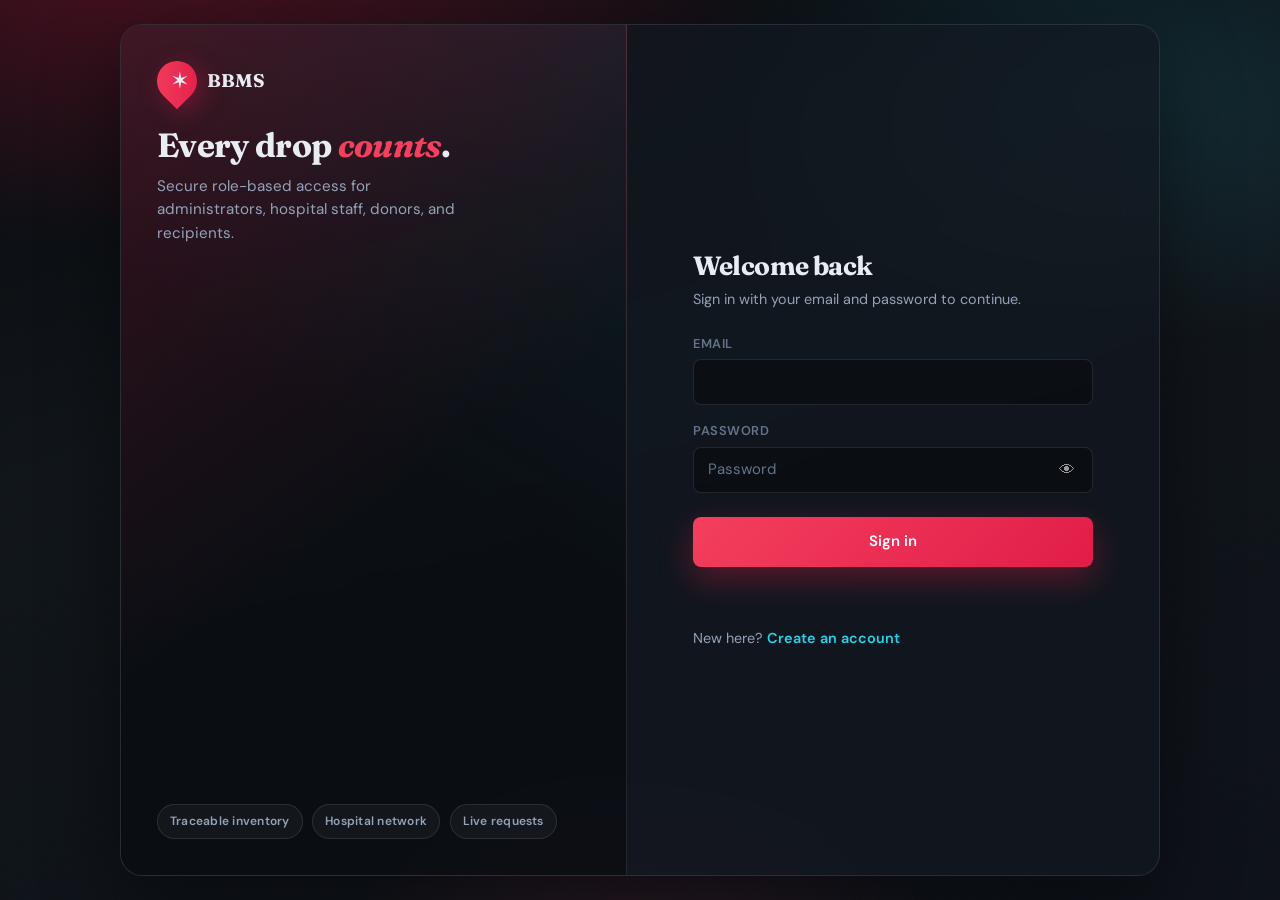
<file: frontend/index.html>
<!DOCTYPE html>
<html lang="en">
<head>
    <meta charset="UTF-8">
    <meta name="viewport" content="width=device-width, initial-scale=1">
    <meta name="theme-color" content="#0a0e12">
    <title>Sign in — BBMS</title>
    <link rel="stylesheet" href="styles.css">
</head>
<body class="page-auth">

<div class="auth-shell">
    <aside class="auth-brand">
        <div>
            <div class="brand-mark">
                <span class="drop" aria-hidden="true"><span>✶</span></span>
                <span>BBMS</span>
            </div>
            <h2 class="brand-tagline">Every drop <em>counts</em>.</h2>
            <p class="brand-desc">Secure role-based access for administrators, hospital staff, donors, and recipients.</p>
        </div>
        <div class="auth-stats">
            <span class="stat-pill">Traceable inventory</span>
            <span class="stat-pill">Hospital network</span>
            <span class="stat-pill">Live requests</span>
        </div>
    </aside>

    <div class="auth-panel">
        <div class="auth-card-inner">
            <h1>Welcome back</h1>
            <p class="auth-sub">Sign in with your email and password to continue.</p>

            <form id="loginForm">
                <label for="email">Email</label>
                <input type="email" id="email" name="email" autocomplete="username" required>

                <label for="password">Password</label>
               <div class="password-wrapper">
    <input type="password" id="password" placeholder="Password" required>
    <button type="button" id="togglePassword" class="toggle-password">
        👁
    </button>
</div>

                <button type="submit" class="btn btn-primary">Sign in</button>
            </form>

            <div id="message" role="status" aria-live="polite"></div>

            <p class="auth-footer">
                New here? <a href="signup.html">Create an account</a>
            </p>
        </div>
    </div>
</div>

<script src="app.js"></script>
</body>
</html>
</file>
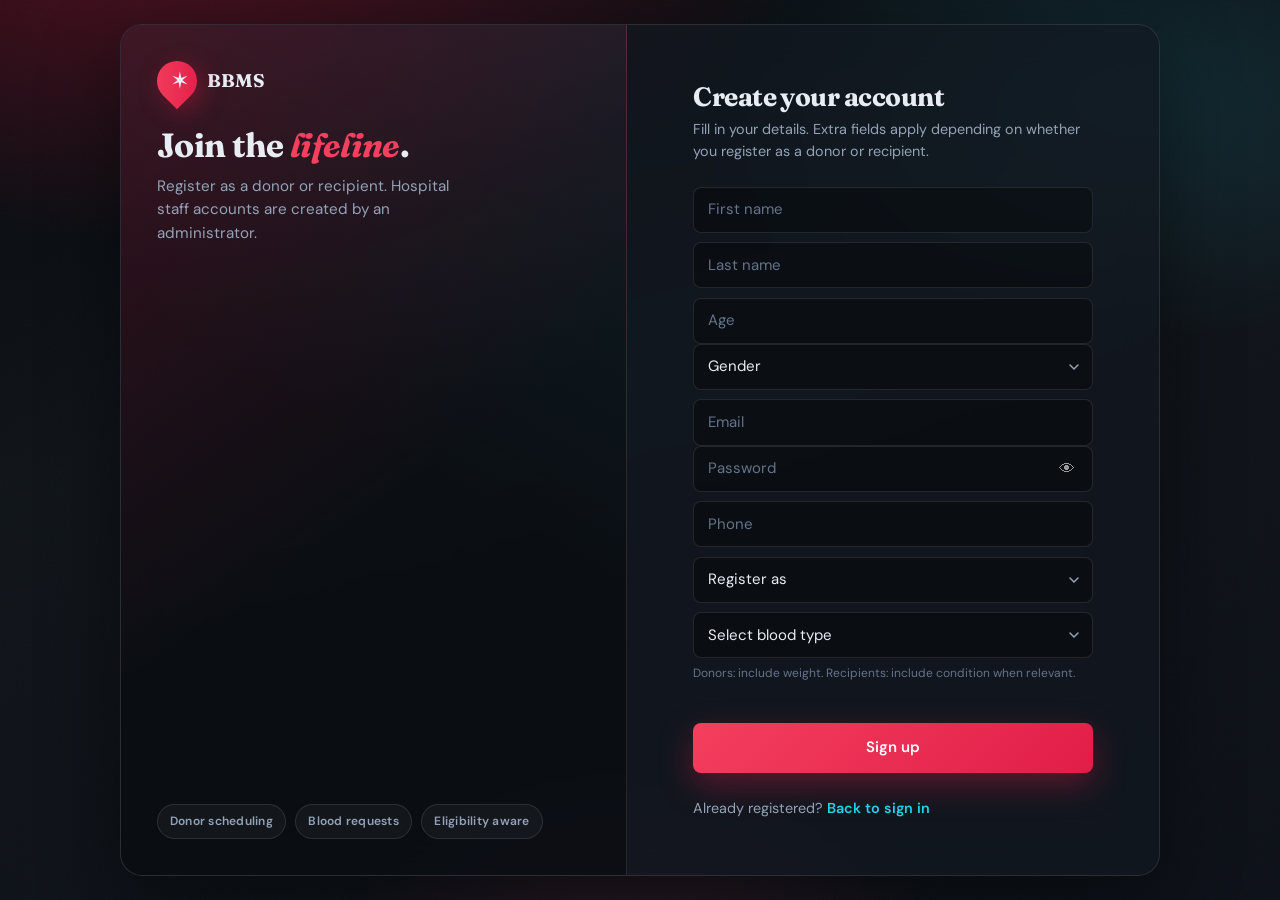
<file: frontend/signup.html>
<!DOCTYPE html>
<html lang="en">
<head>
    <meta charset="UTF-8">
    <meta name="viewport" content="width=device-width, initial-scale=1">
    <meta name="theme-color" content="#0a0e12">
    <title>Register — BBMS</title>
    <link rel="stylesheet" href="styles.css">
</head>

<body class="page-auth">

<div class="auth-shell">
    <aside class="auth-brand">
        <div>
            <div class="brand-mark">
                <span class="drop" aria-hidden="true"><span>✶</span></span>
                <span>BBMS</span>
            </div>
            <h2 class="brand-tagline">Join the <em>lifeline</em>.</h2>
            <p class="brand-desc">Register as a donor or recipient. Hospital staff accounts are created by an administrator.</p>
        </div>
        <div class="auth-stats">
            <span class="stat-pill">Donor scheduling</span>
            <span class="stat-pill">Blood requests</span>
            <span class="stat-pill">Eligibility aware</span>
        </div>
    </aside>

    <div class="auth-panel">
        <div class="auth-card-inner">
            <h1>Create your account</h1>
            <p class="auth-sub">Fill in your details. Extra fields apply depending on whether you register as a donor or recipient.</p>

            <form id="signupForm" class="signup-stack">
                <input type="text" id="signupFirstName" placeholder="First name" required>
                <input type="text" id="signupLastName" placeholder="Last name" required>
                <input type="number" id="signupAge" placeholder="Age" required min="1" max="120">

                <select id="signupGender" required>
                    <option value="">Gender</option>
                    <option>Male</option>
                    <option>Female</option>
                    <option>Other</option>
                </select>

                <input type="email" id="signupEmail" placeholder="Email" autocomplete="email" required>
                <div class="password-wrapper">
    <input type="password" id="signupPassword"
           placeholder="Password"
           autocomplete="new-password"
           required minlength="8">

    <button type="button" id="toggleSignupPassword" class="toggle-password">
        👁
    </button>
</div>
                <input type="text" id="signupPhone" placeholder="Phone" required>

                <select id="signupRole" required>
                    <option value="">Register as</option>
                    <option value="Donor">Donor</option>
                    <option value="Recipient">Recipient</option>
                </select>
<select id="signupBloodType" required>
    <option value="">Select blood type</option>
    <option value="A+">A+</option>
    <option value="A-">A-</option>
    <option value="B+">B+</option>
    <option value="B-">B-</option>
    <option value="AB+">AB+</option>
    <option value="AB-">AB-</option>
    <option value="O+">O+</option>
    <option value="O-">O-</option>
</select>
                <div id="donorFields" style="display:none;">
    <input type="number" id="signupWeight" placeholder="Weight (kg)" min="45">
</div>

<div id="recipientFields" style="display:none;">
    <input type="text" id="signupCondition" placeholder="Medical condition">
</div>

                <p class="field-hint">Donors: include weight. Recipients: include condition when relevant.</p>

                <button type="submit" class="btn btn-primary">Sign up</button>
            </form>

            <p class="auth-footer">
                Already registered? <a href="index.html">Back to sign in</a>
            </p>
        </div>
    </div>
</div>

<script src="app.js"></script>
</body>
</html>
</file>
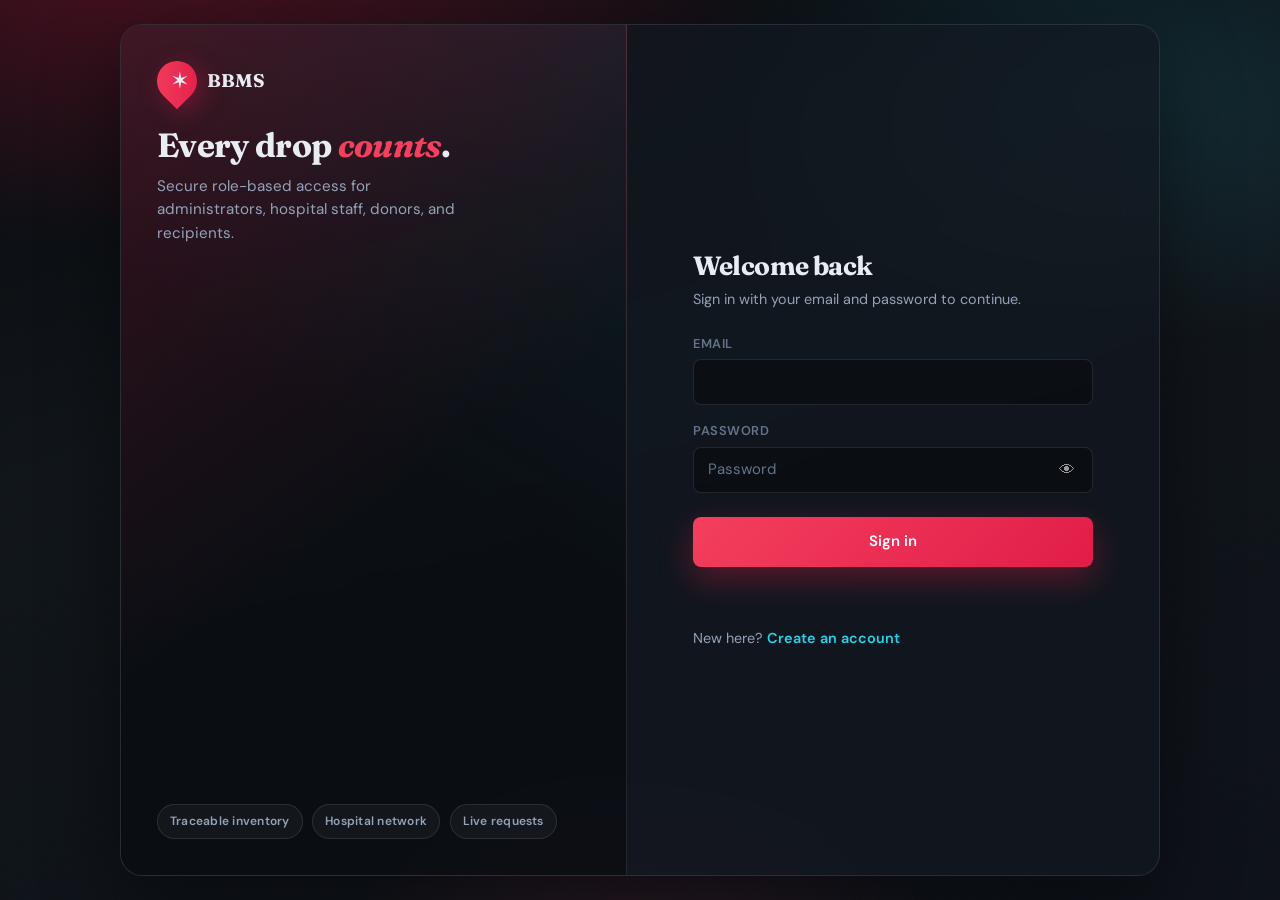
<file: frontend/admin/admin.html>
<!DOCTYPE html>
<html lang="en">
<head>
    <meta charset="UTF-8">
    <meta name="viewport" content="width=device-width, initial-scale=1">
    <meta name="theme-color" content="#0a0e12">
    <title>Admin — BBMS</title>
    <link rel="stylesheet" href="../styles.css">
</head>
<body class="page-app role-admin">

<header class="topbar">
    <div class="app-header-inner">
        <div class="app-title-block">
            <span class="header-logo" aria-hidden="true"></span>
            <h1>Administration</h1>
            <span class="role-badge">Admin</span>
        </div>
        <div class="app-header-actions">
            <button type="button" class="btn btn-ghost" onclick="logout()">Log out</button>
        </div>
    </div>
</header>

<main class="app-main">
    <div class="layout-grid cols-2">

        <section class="card span-2">
            <h2>Signed in</h2>
            <p id="userInfo"></p>
        </section>

        <section class="card span-2">
            <h2>System users</h2>
            <div id="usersTable">Loading users…</div>
        </section>

        <section class="card span-2">
            <h2>Hospitals</h2>

            <form id="hospitalForm" class="form-row">
                <input type="text" id="hospitalName" placeholder="Hospital name" required>
                <input type="text" id="hospitalLocation" placeholder="Location" required>
                <input type="text" id="hospitalContact" placeholder="Contact info" required>
                <button type="submit" class="btn btn-primary">Add hospital</button>
            </form>

            <div id="hospitalsTable">Loading hospitals…</div>
        </section>

        <section class="card span-2">
            <h2>Hospital staff</h2>

            <form id="staffForm" class="form-row">
                <input type="text" id="staffFirstName" placeholder="First name" required>
                <input type="text" id="staffLastName" placeholder="Last name" required>
                <input type="number" id="staffAge" placeholder="Age" required>

                <select id="staffGender" required>
                    <option value="">Gender</option>
                    <option value="Male">Male</option>
                    <option value="Female">Female</option>
                    <option value="Other">Other</option>
                </select>

                <input type="email" id="staffEmail" placeholder="Email" required>
                <input type="text" id="staffPhone" placeholder="Phone" required>
                <input type="password" id="staffPassword" placeholder="Password" required>

                <select id="staffHospitalId" required>
                    <option value="">Select hospital</option>
                </select>

                <select id="staffRole" required>
                    <option value="">Select staff role</option>
                    <option value="Nurse">Nurse</option>
                    <option value="Lab Technician">Lab Technician</option>
                    <option value="Blood Bank Officer">Blood Bank Officer</option>
                    <option value="Request Coordinator">Request Coordinator</option>
                    <option value="Inventory Manager">Inventory Manager</option>
                </select>

                <button type="submit" class="btn btn-primary">Create staff</button>
            </form>

            <div id="staffTable">Loading staff…</div>
        </section>

        <section class="card span-2">
            <h2>Activity logs</h2>
            <div id="logsTable">Loading logs…</div>
        </section>

    </div>
</main>

<script>
const API_URL = "https://blood-bank-management-system-production-0359.up.railway.app/api";
const user = JSON.parse(localStorage.getItem("bbms_user"));

if (!user || user.role !== "Administrator") {
    window.location.href = "../index.html";
}

document.getElementById("userInfo").textContent =
    `${user.full_name} (${user.email}) — ${user.role}`;

function logout() {
    localStorage.removeItem("bbms_user");
    window.location.href = "../index.html";
}

async function loadUsers() {
    const res = await fetch(`${API_URL}/users`);
    const result = await res.json();

    let html = `
        <div class="table-scroll">
        <table class="data-table">
            <thead>
                <tr>
                    <th>ID</th>
                    <th>Name</th>
                    <th>Email</th>
                    <th>Role</th>
                    <th>Status</th>
                    <th>Actions</th>
                </tr>
            </thead>
            <tbody>
    `;

    result.data.forEach(u => {
        html += `
            <tr>
                <td>${u.user_id}</td>
                <td>${u.first_name} ${u.last_name}</td>
                <td>${u.email}</td>
                <td>${u.role}</td>
                <td><span class="status-pill">${u.account_status}</span></td>
                <td>
                    ${
                        u.account_status === "Locked"
                        ? `
                            <button
                                type="button"
                                class="btn btn-sm btn-secondary"
                                onclick="unlockUser(${u.user_id})">
                                Unlock
                            </button>
                          `
                        : "—"
                    }
                </td>
            </tr>
        `;
    });

    html += `</tbody></table></div>`;
    document.getElementById("usersTable").innerHTML = html;
}

async function loadHospitals() {
    const res = await fetch(`${API_URL}/hospitals`);
    const result = await res.json();

    let html = `
        <div class="table-scroll">
        <table class="data-table">
            <thead>
                <tr>
                    <th>ID</th>
                    <th>Hospital</th>
                    <th>Location</th>
                    <th>Contact</th>
                </tr>
            </thead>
            <tbody>
    `;

    result.data.forEach(h => {
        html += `
            <tr>
                <td>${h.hospital_id}</td>
                <td>${h.hospital_name}</td>
                <td>${h.location}</td>
                <td>${h.contact_info}</td>
            </tr>
        `;
    });

    html += `</tbody></table></div>`;
    document.getElementById("hospitalsTable").innerHTML = html;
}

async function populateHospitalDropdown() {
    const res = await fetch(`${API_URL}/hospitals`);
    const result = await res.json();

    const dropdown = document.getElementById("staffHospitalId");

    dropdown.innerHTML = `<option value="">Select hospital</option>`;

    result.data.forEach(hospital => {
        dropdown.innerHTML += `
            <option value="${hospital.hospital_id}">
                ${hospital.hospital_name}
            </option>
        `;
    });
}

async function loadLogs() {
    const res = await fetch(`${API_URL}/activity-logs`);
    const result = await res.json();

    let html = `
        <div class="table-scroll">
        <table class="data-table">
            <thead>
                <tr>
                    <th>ID</th>
                    <th>Action</th>
                    <th>Entity</th>
                    <th>Description</th>
                    <th>Date</th>
                </tr>
            </thead>
            <tbody>
    `;

    result.data.forEach(log => {
        html += `
            <tr>
                <td>${log.log_id}</td>
                <td>${log.action_type}</td>
                <td>${log.entity_type || ""}</td>
                <td>${log.description || ""}</td>
                <td>${log.created_at || ""}</td>
            </tr>
        `;
    });

    html += `</tbody></table></div>`;
    document.getElementById("logsTable").innerHTML = html;
}

document.getElementById("hospitalForm").addEventListener("submit", async function(e) {
    e.preventDefault();

    const hospital = {
        hospital_name: document.getElementById("hospitalName").value,
        location: document.getElementById("hospitalLocation").value,
        contact_info: document.getElementById("hospitalContact").value,
           admin_user_id: user.user_id
    };

    const res = await fetch(`${API_URL}/hospitals`, {
        method: "POST",
        headers: {"Content-Type": "application/json"},
        body: JSON.stringify(hospital)
    });

    const result = await res.json();

    if (!result.success) {
        alert(result.message || "Could not add hospital");
        return;
    }

    alert("Hospital added successfully");

    this.reset();
    loadHospitals();
    populateHospitalDropdown();
    loadLogs();
});

async function loadStaff() {
    const res = await fetch(`${API_URL}/admin/staff`);
    const result = await res.json();

    let html = `
        <div class="table-scroll">
        <table class="data-table">
            <thead>
                <tr>
                    <th>Staff ID</th>
                    <th>Name</th>
                    <th>Email</th>
                    <th>Hospital</th>
                    <th>Role</th>
                    <th>Status</th>
                    <th>Actions</th>
                </tr>
            </thead>
            <tbody>
    `;

    result.data.forEach(s => {
        html += `
            <tr>
                <td>${s.staff_id}</td>
                <td>${s.first_name} ${s.last_name}</td>
                <td>${s.email}</td>
                <td>${s.hospital_name}</td>
                <td>${s.staff_role}</td>
                <td><span class="status-pill">${s.account_status}</span></td>
                <td>
                    <button type="button" class="btn btn-sm btn-secondary" onclick="setStaffStatus(${s.user_id}, 'Active')">
                        Activate
                    </button>
                    <button type="button" class="btn btn-sm btn-secondary" onclick="setStaffStatus(${s.user_id}, 'Inactive')">
                        Deactivate
                    </button>
                    <button type="button" class="btn btn-sm btn-secondary" onclick="editStaff(${s.staff_id})">
                        Edit
                    </button>
                    <button type="button" class="btn btn-sm btn-danger" onclick="deleteStaff(${s.staff_id})">
                        Delete
                    </button>
                </td>
            </tr>
        `;
    });

    html += `</tbody></table></div>`;
    document.getElementById("staffTable").innerHTML = html;
}

document.getElementById("staffForm").addEventListener("submit", async function(e) {
    e.preventDefault();

   const staff = {
    first_name: document.getElementById("staffFirstName").value,
    last_name: document.getElementById("staffLastName").value,
    age: document.getElementById("staffAge").value,
    gender: document.getElementById("staffGender").value,
    email: document.getElementById("staffEmail").value,
    phone: document.getElementById("staffPhone").value,
    password: document.getElementById("staffPassword").value,
    hospital_id: document.getElementById("staffHospitalId").value,
    staff_role: document.getElementById("staffRole").value,
    admin_user_id: user.user_id
};

    const res = await fetch(`${API_URL}/admin/staff`, {
        method: "POST",
        headers: {"Content-Type": "application/json"},
        body: JSON.stringify(staff)
    });

    const result = await res.json();

    if (!result.success) {
        alert(result.message || "Could not create staff");
        return;
    }

    alert("Staff created successfully");

    this.reset();
    loadStaff();
    loadUsers();
    loadLogs();
});

async function editStaff(staffId) {
    const newRole = prompt(
        "Enter new staff role:\nNurse, Lab Technician, Blood Bank Officer, Request Coordinator, Inventory Manager"
    );

    if (!newRole) return;

    const newPhone = prompt("Enter new phone number:");

    if (!newPhone) return;

    const res = await fetch(`${API_URL}/admin/staff/${staffId}`, {
        method: "PUT",
        headers: {
            "Content-Type": "application/json"
        },
        body: JSON.stringify({
            staff_role: newRole,
            phone: newPhone,
              admin_user_id: user.user_id
        })
    });

    const result = await res.json();

    alert(result.message || "Staff updated");

    loadStaff();
    loadUsers();
    loadLogs();
}

async function setStaffStatus(userId, status) {
    const res = await fetch(`${API_URL}/admin/staff/${userId}/status`, {
        method: "PUT",
        headers: {"Content-Type": "application/json"},
        body: JSON.stringify({
    account_status: status,
    admin_user_id: user.user_id
})
    });

    const result = await res.json();

    alert(result.message || "Staff status updated");

    loadStaff();
    loadUsers();
    loadLogs();
}

async function deleteStaff(staffId) {
    if (!confirm("Delete this staff account?")) return;

    const res = await fetch(`${API_URL}/admin/staff/${staffId}`, {
    method: "DELETE",
    headers: {"Content-Type": "application/json"},
    body: JSON.stringify({
        admin_user_id: user.user_id
    })
});

    const result = await res.json();

    alert(result.message || "Staff deleted");

    loadStaff();
    loadUsers();
    loadLogs();
}

async function unlockUser(userId) {
   const res = await fetch(`${API_URL}/admin/unlock-user/${userId}`, {
    method: "PUT",
    headers: {"Content-Type": "application/json"},
    body: JSON.stringify({
        admin_user_id: user.user_id
    })
});

    const result = await res.json();

    alert(result.message || "User unlocked");

    loadUsers();
    loadStaff();
    loadLogs();
}

populateHospitalDropdown();
loadUsers();
loadHospitals();
loadStaff();
loadLogs();
</script>

</body>
</html>
</file>
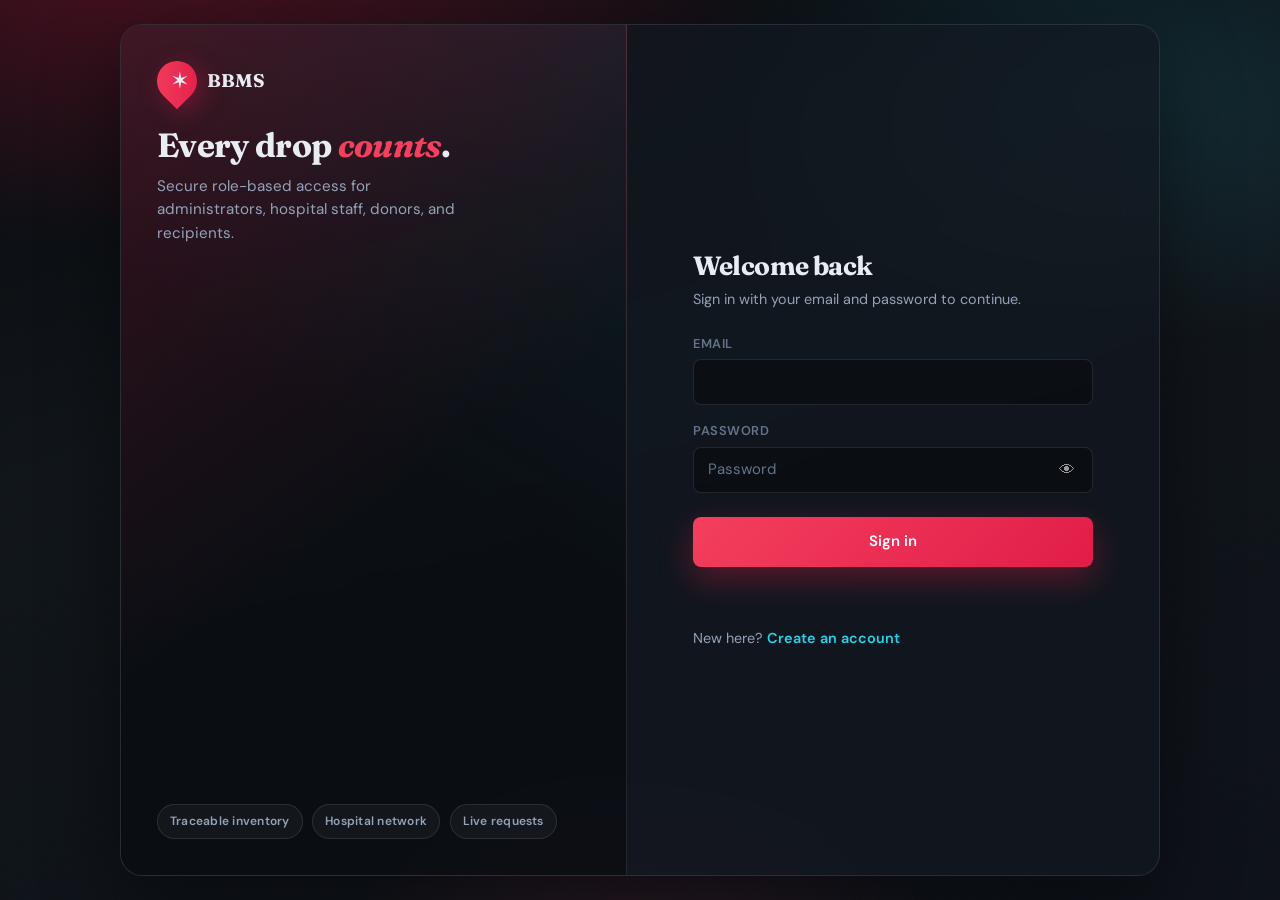
<file: frontend/donor/donor.html>
<!DOCTYPE html>
<html lang="en">
<head>
    <meta charset="UTF-8">
    <meta name="viewport" content="width=device-width, initial-scale=1">
    <meta name="theme-color" content="#0a0e12">
    <title>Donor — BBMS</title>
    <link rel="stylesheet" href="../styles.css">
</head>
<body class="page-app role-donor">

<header class="topbar">
    <div class="app-header-inner">
        <div class="app-title-block">
            <span class="header-logo" aria-hidden="true"></span>
            <h1>Donor hub</h1>
            <span class="role-badge">Donor</span>
        </div>
        <div class="app-header-actions">
            <button type="button" class="btn btn-ghost" onclick="logout()">Log out</button>
        </div>
    </div>
</header>

<main class="app-main">
    <div class="layout-grid cols-2">

    <section class="card span-2">
        <h2>Welcome</h2>
        <p id="userInfo"></p>
    </section>

    <section class="card">
        <h2>Your profile</h2>
        <div id="profileBox">Loading profile…</div>
    </section>

    <section class="card">
        <h2>Update profile</h2>
        <form id="profileForm" class="form-row">
            <input type="text" id="updateFirstName" placeholder="First name" required>
            <input type="text" id="updateLastName" placeholder="Last name" required>
            <input type="text" id="updatePhone" placeholder="Phone" required>
            <input type="text" id="updateHealthStatus" placeholder="Health status" required>
            <input type="number" id="updateWeight" placeholder="Weight (kg)" required>
            <select id="updateMedication">
                <option value="0">No medication restriction</option>
                <option value="1">Medication restricted</option>
            </select>
            <button type="submit" class="btn btn-primary">Save changes</button>
        </form>
    </section>

    <section class="card span-2">
        <h2>Find hospitals</h2>
        <div class="toolbar">
            <input type="text" id="hospitalSearch" placeholder="Search by name or location">
            <button type="button" class="btn btn-secondary" onclick="loadHospitals()">Search</button>
        </div>
        <div id="hospitalsTable">Loading hospitals…</div>
    </section>

    <section class="card">
        <h2>Schedule donation</h2>
        <form id="appointmentForm" class="form-row">
            <select id="appointmentHospitalId" required>
    <option value="">Select hospital</option>
</select>
            <input type="datetime-local" id="appointmentDateTime" required min="">
            <input type="text" id="appointmentNotes" placeholder="Notes (optional)">
            <button type="submit" class="btn btn-primary">Schedule</button>
        </form>
    </section>

    <section class="card">
        <h2>Your appointments</h2>
        <div id="appointmentsTable">Loading appointments…</div>
    </section>

    <section class="card span-2">
        <h2>Donation history</h2>
        <div id="historyTable">Loading history…</div>
    </section>

    <section class="card span-2">
        <h2>Notifications</h2>
        <div id="notificationsBox">Loading notifications…</div>
    </section>

    </div>
</main>

<script src="donor.js"></script>
</body>
</html>
</file>
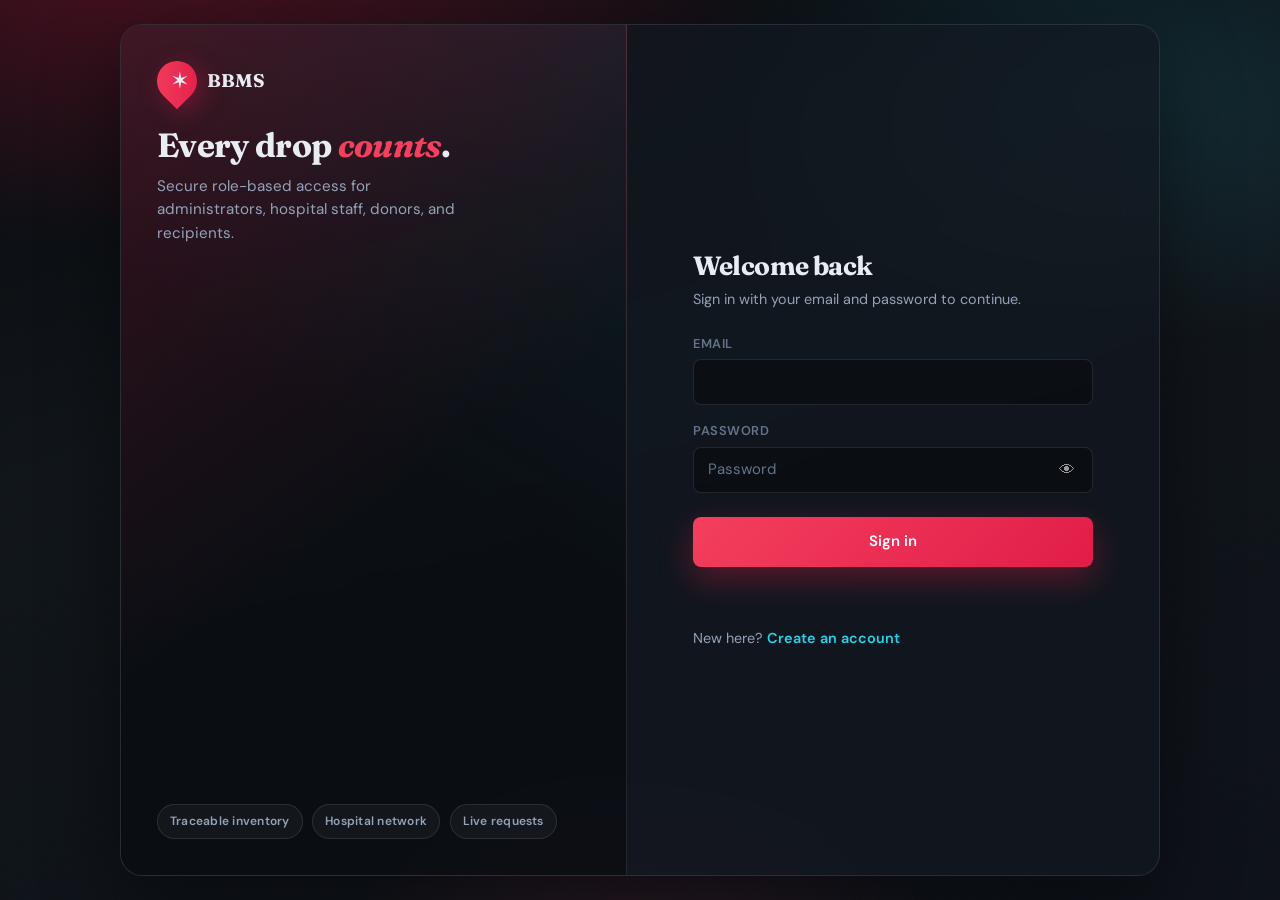
<file: frontend/moh/ministry.html>
<!DOCTYPE html>
<html lang="en">
<head>
    <meta charset="UTF-8">
    <meta name="viewport" content="width=device-width, initial-scale=1">
    <meta name="theme-color" content="#0a0e12">
    <title>Ministry of Health — BBMS</title>
    <link rel="stylesheet" href="../styles.css">
</head>
<body class="page-app role-admin">

<header class="topbar">
    <div class="app-header-inner">
        <div class="app-title-block">
            <span class="header-logo" aria-hidden="true"></span>
            <h1>Ministry of Health Dashboard</h1>
            <span class="role-badge">Read Only</span>
        </div>

        <div class="app-header-actions">
            <button type="button" class="btn btn-ghost" onclick="logout()">Log out</button>
        </div>
    </div>
</header>

<main class="app-main">
    <div class="layout-grid cols-2">

        <section class="card span-2">
            <h2>Signed in</h2>
            <p id="userInfo"></p>
            <p class="inline-note">
                This dashboard provides aggregated blood inventory information for monitoring and planning only.
            </p>
        </section>

        <section class="card span-2">
            <h2>National Blood Inventory Summary</h2>
            <div id="inventorySummaryTable">Loading inventory summary…</div>
        </section>

        <section class="card span-2">
            <h2>Hospital Blood Inventory Summary</h2>
            <div id="hospitalSummaryTable">Loading hospital summary…</div>
        </section>

    </div>
</main>

<script src="ministry.js"></script>
</body>
</html>
</file>
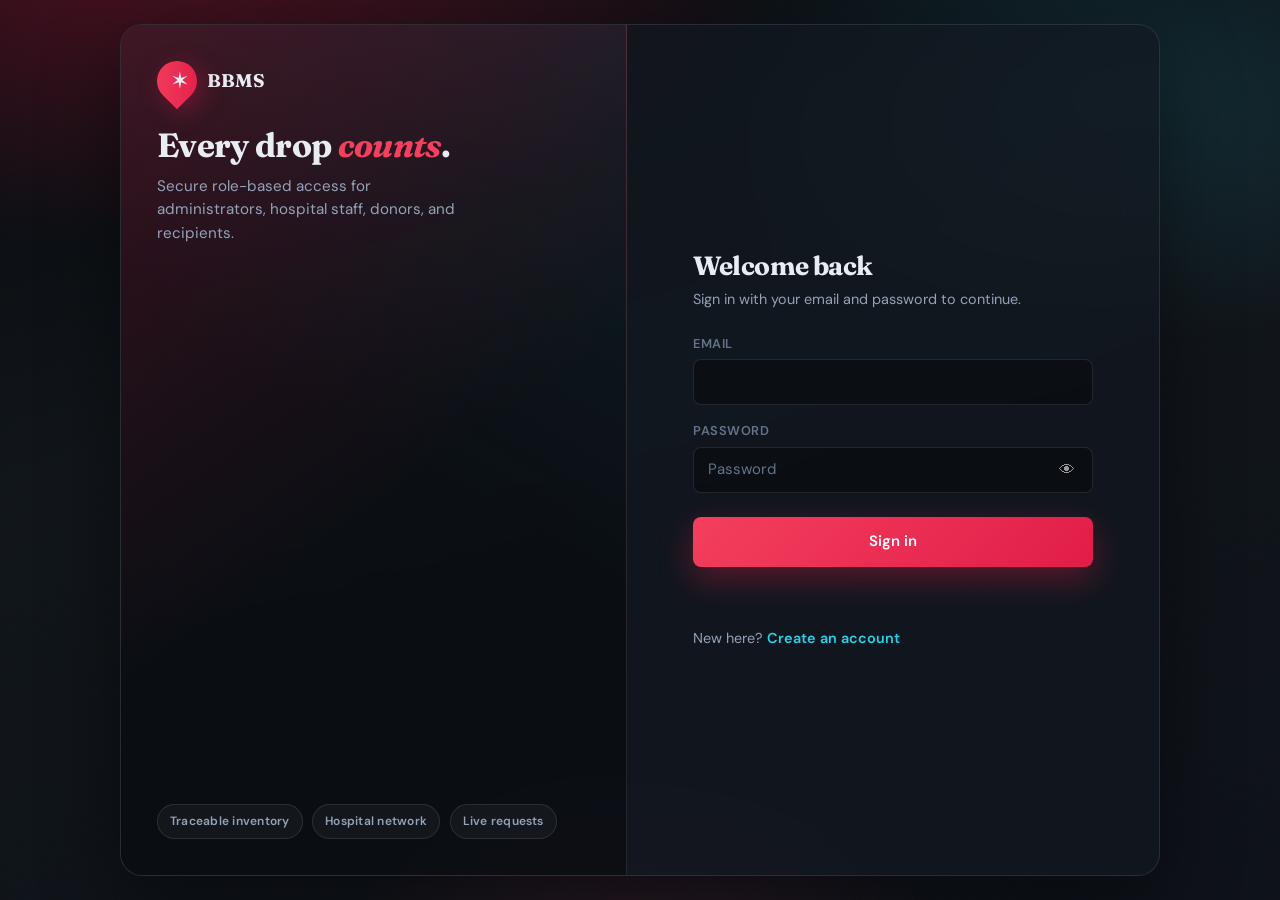
<file: frontend/recipient/recipient.html>
<!DOCTYPE html>
<html lang="en">
<head>
    <meta charset="UTF-8">
    <meta name="viewport" content="width=device-width, initial-scale=1">
    <meta name="theme-color" content="#0a0e12">
    <title>Recipient — BBMS</title>
    <link rel="stylesheet" href="../styles.css">
</head>
<body class="page-app role-recipient">

<header class="topbar">
    <div class="app-header-inner">
        <div class="app-title-block">
            <span class="header-logo" aria-hidden="true"></span>
            <h1>Recipient care</h1>
            <span class="role-badge">Recipient</span>
        </div>
        <div class="app-header-actions">
            <button type="button" class="btn btn-ghost" onclick="logout()">Log out</button>
        </div>
    </div>
</header>

<main class="app-main">
    <div class="layout-grid cols-2">

    <section class="card span-2">
        <h2>Welcome</h2>
        <p id="userInfo"></p>
    </section>

    <section class="card">
        <h2>Your profile</h2>
        <div id="profileBox">Loading profile…</div>
    </section>

    <section class="card">
        <h2>Update profile</h2>
        <form id="profileForm" class="form-row">
            <input type="text" id="updateFirstName" placeholder="First name" required>
            <input type="text" id="updateLastName" placeholder="Last name" required>
            <input type="text" id="updatePhone" placeholder="Phone" required>
            <input type="text" id="updateCondition" placeholder="Medical condition">
            <button type="submit" class="btn btn-primary">Save changes</button>
        </form>
    </section>

    <section class="card span-2">
        <h2>Available blood</h2>
        <div class="toolbar">
            <input type="text" id="filterBloodType" placeholder="Blood type (e.g. O+)">
            <input type="text" id="filterLocation" placeholder="Location (City/Area)">
            <input type="text" id="filterHospital" placeholder="Hospital name or ID">
            <input type="date" id="filterDate" min="">
            <select id="filterStatus">
                <option value="">All statuses</option>
                <option value="Available">Available</option>
                <option value="Reserved">Reserved</option>
                <option value="Used">Used</option>
                <option value="Expired">Expired</option>
            </select>
            <button type="button" class="btn btn-secondary" onclick="loadBloodInventory()">Search</button>
        </div>
        <p class="inline-note">Search by hospital name OR ID. Expiry filter hides units expiring before the selected date.</p>
        <div id="inventoryTable">Loading inventory…</div>
    </section>

    <section class="card">
        <h2>Submit blood request</h2>
        <form id="requestForm" class="form-row">
        <select id="requestHospitalId" required>
    <option value="">Select hospital</option>
</select>
            <input type="text" id="requestBloodType" placeholder="Blood type" required>
            <input type="number" id="requestQuantity" placeholder="Quantity (ml)" required>
            <select id="requestPriority">
                <option value="Medium">Medium priority</option>
                <option value="Low">Low</option>
                <option value="High">High</option>
                <option value="Critical">Critical</option>
            </select>
            <button type="submit" class="btn btn-primary">Submit request</button>
        </form>
    </section>

    <section class="card">
        <h2>Your requests</h2>
        <div id="requestsTable">Loading requests…</div>
    </section>

    <section class="card span-2">
        <h2>Notifications</h2>
        <div id="notificationsBox">Loading notifications…</div>
    </section>

    </div>
</main>

<script src="recipient.js"></script>
</body>
</html>
</file>
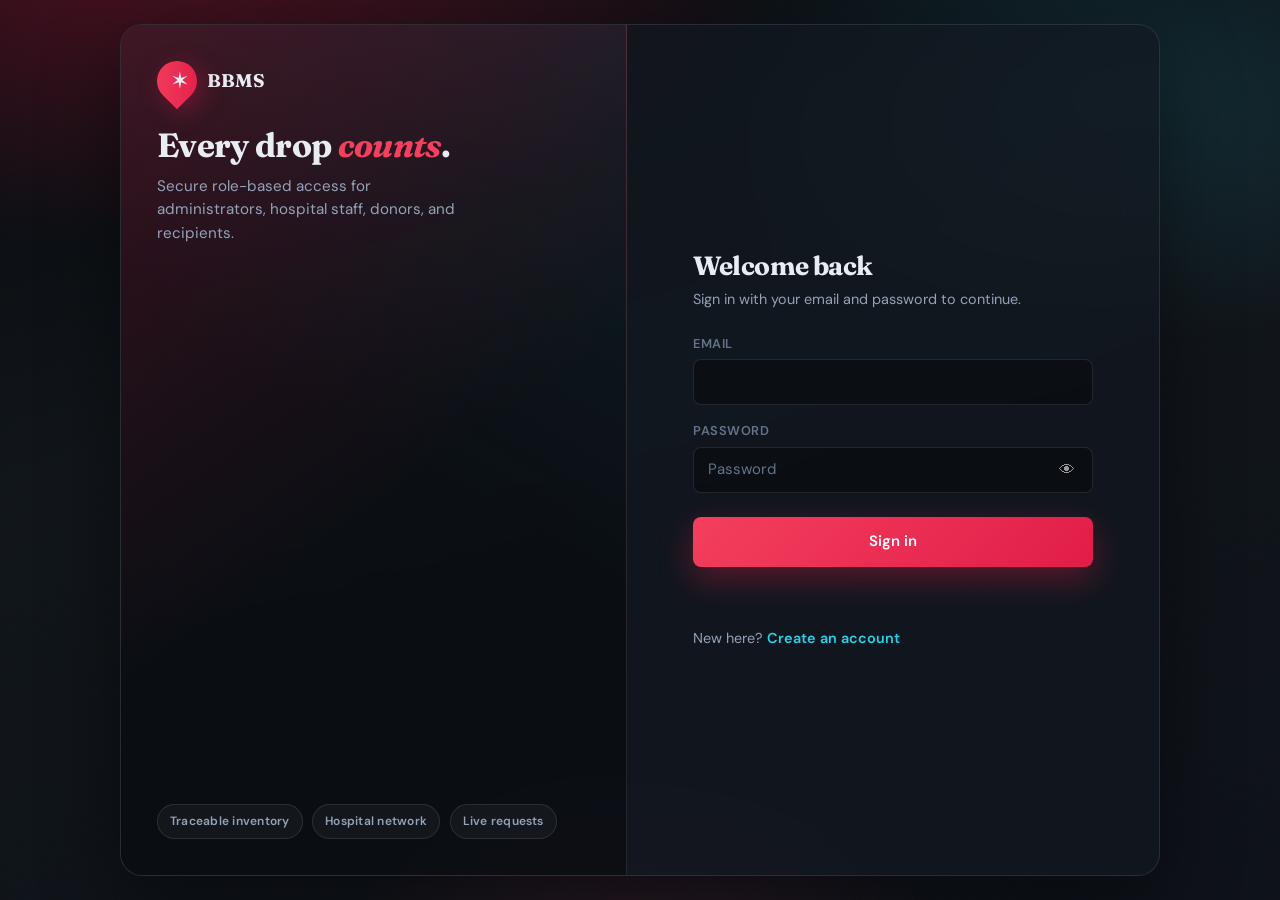
<file: frontend/staff/staff.html>
<!DOCTYPE html>
<html lang="en">
<head>
    <meta charset="UTF-8">
    <meta name="viewport" content="width=device-width, initial-scale=1">
    <meta name="theme-color" content="#0a0e12">
    <title>Hospital staff — BBMS</title>
    <link rel="stylesheet" href="../styles.css">
</head>
<body class="page-app role-staff">

<header class="topbar">
    <div class="app-header-inner">
        <div class="app-title-block">
            <span class="header-logo" aria-hidden="true"></span>
            <h1>Hospital operations</h1>
            <span class="role-badge">Staff</span>
        </div>
        <div class="app-header-actions">
            <button type="button" class="btn btn-ghost" onclick="logout()">Log out</button>
        </div>
    </div>
</header>

<main class="app-main">
    <div class="layout-grid cols-2">

    <section class="card span-2">
        <h2>Your session</h2>
        <p id="userInfo"></p>
    </section>

    <section class="card">
        <h2>Inventory filter</h2>
        <div class="toolbar">
            <select id="filterType">
                <option value="">All blood types</option>
                <option value="A+">A+</option>
                <option value="A-">A-</option>
                <option value="B+">B+</option>
                <option value="B-">B-</option>
                <option value="AB+">AB+</option>
                <option value="AB-">AB-</option>
                <option value="O+">O+</option>
                <option value="O-">O-</option>
            </select>
            <select id="filterStatus">
                <option value="">All statuses</option>
                <option value="Available">Available</option>
                <option value="Used">Used</option>
                <option value="Expired">Expired</option>
            </select>
            <input type="date" id="filterExpiry">
            <button type="button" class="btn btn-secondary" onclick="loadInventory()">Apply filter</button>
        </div>
        <p class="inline-note">Leave blank to list all units for your hospital.</p>
    </section>

    <section class="card">
        <h2>Blood inventory</h2>
        <div id="inventoryTable">Loading…</div>
    </section>

    <section class="card">
        <h2>Register donation</h2>
        <form id="donationForm" class="form-row">
            <select id="donor_id_donation" required>
                <option value="">Select donor</option>
            </select>
            <input type="number" id="quantity_donation" placeholder="Quantity (ml)" required min="1">
            <button type="submit" class="btn btn-primary">Register</button>
        </form>
    </section>

    <section class="card">
        <h2>Urgent blood shortage</h2>
        <form id="urgentForm" class="form-row">
            <select id="urgentBloodType" required>
                <option value="">Select blood type</option>
                <option value="A+">A+</option>
                <option value="A-">A-</option>
                <option value="B+">B+</option>
                <option value="B-">B-</option>
                <option value="AB+">AB+</option>
                <option value="AB-">AB-</option>
                <option value="O+">O+</option>
                <option value="O-">O-</option>
            </select>
            <button type="submit" class="btn btn-danger">Send urgent alert</button>
        </form>
    </section>

    <section class="card span-2">
        <h2>Blood requests</h2>
        <div id="requestsTable">Loading…</div>
    </section>

    </div>
</main>

<script>
const API_URL = "https://blood-bank-management-system-production-0359.up.railway.app/api";

let staffProfile = null;

const user = JSON.parse(localStorage.getItem("bbms_user"));
if (!user || user.role !== "HospitalStaff") {
    window.location.href = "../index.html";
}

function logout() {
    localStorage.removeItem("bbms_user");
    window.location.href = "../index.html";
}

async function loadStaffProfile() {
    const res = await fetch(`${API_URL}/staff/${user.user_id}/profile`);
    const result = await res.json();
    staffProfile = result.data;
    document.getElementById("userInfo").textContent =
        `${user.full_name} — ${staffProfile.hospital_name}`;
}

async function loadInventory() {
    const filterType   = document.getElementById("filterType").value;
    const filterStatus = document.getElementById("filterStatus").value;
    const filterExpiry = document.getElementById("filterExpiry").value;

    const res = await fetch(`${API_URL}/staff/${user.user_id}/inventory`);
    const result = await res.json();

    let html = `<div class="table-scroll"><table class="data-table">
        <thead><tr>
            <th>ID</th><th>Type</th><th>Qty (ml)</th><th>Status</th><th>Expiry</th>
        </tr></thead><tbody>`;

    result.data.forEach(b => {
        if (filterType   && b.blood_type !== filterType)                        return;
        if (filterStatus && b.status     !== filterStatus)                      return;
        if (filterExpiry && String(b.expiry_date).slice(0, 10) !== filterExpiry) return;

        html += `
        <tr>
            <td>${b.blood_unit_id}</td>
            <td>${b.blood_type}</td>
            <td>${b.quantity_ml}</td>
            <td><span class="status-pill">${b.status}</span></td>
            <td>${b.expiry_date}</td>
        </tr>`;
    });

    html += "</tbody></table></div>";
    document.getElementById("inventoryTable").innerHTML = html;
}

async function loadRequests() {
    const res = await fetch(`${API_URL}/staff/${user.user_id}/requests`);
    const result = await res.json();

    if (!result.data || result.data.length === 0) {
        document.getElementById("requestsTable").innerHTML = "<p class=\"muted\">No requests found.</p>";
        return;
    }

    let html = `<div class="table-scroll"><table class="data-table">
        <thead><tr>
            <th>ID</th><th>Recipient</th><th>Type</th>
            <th>Qty (ml)</th><th>Status</th><th>Action</th>
        </tr></thead><tbody>`;

    result.data.forEach(r => {
        const isPending = r.status === "Pending";
        html += `
        <tr>
            <td>${r.request_id}</td>
            <td>${r.recipient_name}</td>
            <td>${r.blood_type}</td>
            <td>${r.quantity_needed_ml}</td>
            <td><span class="status-pill">${r.status}</span></td>
            <td>
                ${isPending ? `
                    <button type="button" class="btn btn-sm btn-secondary" onclick="approve(${r.request_id})">Approve</button>
                    <button type="button" class="btn btn-sm btn-danger"    onclick="rejectReq(${r.request_id})">Reject</button>
                ` : `<span class="muted">${r.status}</span>`}
            </td>
        </tr>`;
    });

    html += "</tbody></table></div>";
    document.getElementById("requestsTable").innerHTML = html;
}

async function approve(id) {
    const unit = prompt("Enter matching blood unit ID:");
    if (!unit) return;

    const res = await fetch(`${API_URL}/blood-requests/${id}/fulfill`, {
        method: "POST",
        headers: {"Content-Type": "application/json"},
        body: JSON.stringify({
            blood_unit_id: unit,
            staff_id: staffProfile.staff_id
        })
    });

    const result = await res.json();
    if (!result.success) {
        alert("Error: " + result.error);
        return;
    }

    alert("Request fulfilled successfully!");
    loadRequests();
    loadInventory();
}

async function rejectReq(id) {
    const reason = prompt("Reason:");
    await fetch(`${API_URL}/blood-requests/${id}/reject`, {
        method: "POST",
        headers: {"Content-Type": "application/json"},
        body: JSON.stringify({
            staff_id: staffProfile.staff_id,
            reason: reason
        })
    });
    await loadRequests();
    await loadInventory();
}

async function loadDonors() {
    const res = await fetch(`${API_URL}/donors`);
    const result = await res.json();

    const dropdown = document.getElementById("donor_id_donation");
    dropdown.innerHTML = `<option value="">Select donor</option>`;

    result.data.forEach(d => {
        dropdown.innerHTML += `
            <option value="${d.donor_id}">
                ${d.first_name} ${d.last_name} (${d.blood_type})
            </option>`;
    });
}

async function init() {
    await loadStaffProfile();
    await loadInventory();
    await loadRequests();
    await loadDonors();

    document.getElementById("urgentForm").addEventListener("submit", async e => {
        e.preventDefault();
        const response = await fetch(`${API_URL}/staff/urgent-shortage`, {
            method: "POST",
            headers: {"Content-Type": "application/json"},
            body: JSON.stringify({
                staff_id: staffProfile.staff_id,
                blood_type: document.getElementById("urgentBloodType").value
            })
        });
        const result = await response.json();
        alert(result.message || "Urgent alerts sent");
        e.target.reset();
    });

    document.getElementById("donationForm").addEventListener("submit", async e => {
        e.preventDefault();
        const response = await fetch(`${API_URL}/staff/register-donation`, {
            method: "POST",
            headers: {"Content-Type": "application/json"},
            body: JSON.stringify({
                donor_id:   document.getElementById("donor_id_donation").value,
                staff_id:   staffProfile.staff_id,
                hospital_id: staffProfile.hospital_id,
                quantity_ml: document.getElementById("quantity_donation").value
            })
        });
        const result = await response.json();
        if (!result.success) {
            alert("Error: " + (result.error || result.message));
            return;
        }
        alert("Donation registered!");
        e.target.reset();
        await loadInventory();
    });
}

document.addEventListener("DOMContentLoaded", () => {
    init();
});
</script>

</body>
</html>
</file>
<file: frontend/styles.css>
/* BBMS — unified design system */

@import url("https://fonts.googleapis.com/css2?family=DM+Sans:ital,opsz,wght@0,9..40,400;0,9..40,500;0,9..40,600;0,9..40,700;1,9..40,400&family=Fraunces:ital,opsz,wght@0,9..144,600;0,9..144,700;1,9..144,500&display=swap");



.faq-button:hover {
    transform: scale(1.1);
    background-color: #8e0000;
}
:root {
    --font-sans: "DM Sans", system-ui, sans-serif;
    --font-display: "Fraunces", Georgia, serif;

    --bg-deep: #0a0e12;
    --bg-elevated: rgba(18, 24, 32, 0.72);
    --surface: rgba(255, 255, 255, 0.04);
    --surface-hover: rgba(255, 255, 255, 0.07);
    --border: rgba(255, 255, 255, 0.1);
    --border-strong: rgba(255, 255, 255, 0.16);

    --text: #e8edf4;
    --text-muted: #94a3b8;
    --text-faint: #64748b;

    --accent: #e11d48;
    --accent-soft: rgba(225, 29, 72, 0.18);
    --accent-glow: rgba(225, 29, 72, 0.35);
    --accent-2: #f43f5e;
    --trust: #22d3ee;
    --success: #34d399;
    --warning: #fbbf24;
    --danger: #fb7185;

    --radius-sm: 8px;
    --radius-md: 14px;
    --radius-lg: 22px;
    --shadow-lg: 0 24px 80px rgba(0, 0, 0, 0.45);
    --shadow-card: 0 8px 32px rgba(0, 0, 0, 0.28);

    --header-h: 72px;
    --max-content: 1280px;
    --space-xs: 0.35rem;
    --space-sm: 0.6rem;
    --space-md: 1rem;
    --space-lg: 1.5rem;
    --space-xl: 2.25rem;

    --role-tint: var(--accent);
}

*,
*::before,
*::after {
    box-sizing: border-box;
}

html {
    scroll-behavior: smooth;
}

body {
    margin: 0;
    min-height: 100vh;
    font-family: var(--font-sans);
    font-size: 15px;
    line-height: 1.55;
    color: var(--text);
    background: var(--bg-deep);
    -webkit-font-smoothing: antialiased;
}

/* Atmospheric background */
body::before {
    content: "";
    position: fixed;
    inset: 0;
    z-index: -2;
    background:
        radial-gradient(1200px 600px at 12% -10%, rgba(225, 29, 72, 0.35), transparent 55%),
        radial-gradient(900px 500px at 88% 10%, rgba(34, 211, 238, 0.12), transparent 50%),
        radial-gradient(700px 480px at 50% 110%, rgba(244, 63, 94, 0.15), transparent 45%),
        linear-gradient(165deg, #06080c 0%, #0f1419 40%, #0c1018 100%);
}

body::after {
    content: "";
    position: fixed;
    inset: 0;
    z-index: -1;
    opacity: 0.4;
    background-image: url("data:image/svg+xml,%3Csvg xmlns='http://www.w3.org/2000/svg' width='160' height='160' viewBox='0 0 160 160'%3E%3Cfilter id='n'%3E%3CfeTurbulence type='fractalNoise' baseFrequency='0.9' numOctaves='3' stitchTiles='stitch'/%3E%3C/filter%3E%3Crect width='100%25' height='100%25' filter='url(%23n)' opacity='0.06'/%3E%3C/svg%3E");
    pointer-events: none;
}

a {
    color: var(--trust);
    text-decoration: none;
    font-weight: 600;
    transition: color 0.15s ease, opacity 0.15s ease;
}

a:hover {
    color: #67e8f9;
    text-decoration: underline;
    text-underline-offset: 3px;
}

h1,
h2,
h3 {
    font-family: var(--font-display);
    font-weight: 700;
    letter-spacing: -0.02em;
    line-height: 1.2;
}

p {
    color: var(--text-muted);
    margin: 0 0 var(--space-md);
}

p:last-child {
    margin-bottom: 0;
}

label {
    display: block;
    margin-top: var(--space-md);
    margin-bottom: var(--space-xs);
    font-size: 0.8rem;
    font-weight: 600;
    letter-spacing: 0.04em;
    text-transform: uppercase;
    color: var(--text-faint);
}

label:first-of-type {
    margin-top: 0;
}

input,
select,
textarea {
    width: 100%;
    padding: 0.65rem 0.85rem;
    font: inherit;
    color: var(--text);
    background: rgba(0, 0, 0, 0.35);
    border: 1px solid var(--border);
    border-radius: var(--radius-sm);
    outline: none;
    transition: border-color 0.15s ease, box-shadow 0.15s ease, background 0.15s ease;
}

input::placeholder,
textarea::placeholder {
    color: var(--text-faint);
}

input:hover,
select:hover,
textarea:hover {
    border-color: var(--border-strong);
}

input:focus,
select:focus,
textarea:focus {
    border-color: var(--accent);
    box-shadow: 0 0 0 3px var(--accent-soft);
    background: rgba(0, 0, 0, 0.45);
}

select {
    cursor: pointer;
    appearance: none;
    background-image: url("data:image/svg+xml,%3Csvg xmlns='http://www.w3.org/2000/svg' width='16' height='16' fill='%2394a3b8' viewBox='0 0 16 16'%3E%3Cpath d='M4 6l4 4 4-4' stroke='%2394a3b8' stroke-width='1.5' fill='none' stroke-linecap='round'/%3E%3C/svg%3E");
    background-repeat: no-repeat;
    background-position: right 0.65rem center;
    padding-right: 2rem;
}

option {
    background: #141a22;
    color: var(--text);
}

hr {
    border: none;
    height: 1px;
    margin: var(--space-lg) 0;
    background: linear-gradient(90deg, transparent, var(--border), transparent);
}

/* ---------- Auth (login / signup) ---------- */

.page-auth {
    min-height: 100vh;
    display: flex;
    align-items: stretch;
    justify-content: center;
    padding: var(--space-lg);
}

.auth-shell {
    width: min(1040px, 100%);
    display: grid;
    grid-template-columns: 1fr 1.05fr;
    gap: 0;
    border-radius: var(--radius-lg);
    overflow: hidden;
    box-shadow: var(--shadow-lg);
    border: 1px solid var(--border);
    background: var(--bg-elevated);
    backdrop-filter: blur(20px);
}

.auth-brand {
    position: relative;
    padding: var(--space-xl);
    display: flex;
    flex-direction: column;
    justify-content: space-between;
    background:
        linear-gradient(145deg, rgba(225, 29, 72, 0.22) 0%, transparent 55%),
        linear-gradient(210deg, rgba(34, 211, 238, 0.08) 0%, transparent 50%),
        rgba(0, 0, 0, 0.35);
    border-right: 1px solid var(--border);
}

.auth-brand::before {
    content: "";
    position: absolute;
    top: -40%;
    right: -30%;
    width: 280px;
    height: 280px;
    border-radius: 50%;
    background: radial-gradient(circle, var(--accent-glow), transparent 70%);
    pointer-events: none;
}

.brand-mark {
    display: inline-flex;
    align-items: center;
    gap: var(--space-sm);
    font-family: var(--font-display);
    font-weight: 700;
    font-size: 1.15rem;
    color: var(--text);
}

.brand-mark .drop {
    width: 40px;
    height: 40px;
    border-radius: 50% 50% 50% 0;
    transform: rotate(-45deg);
    background: linear-gradient(135deg, var(--accent-2), var(--accent));
    box-shadow: 0 8px 24px var(--accent-glow);
}

.brand-mark .drop span {
    display: block;
    width: 100%;
    height: 100%;
    transform: rotate(45deg) translate(2px, 2px);
    font-size: 1.1rem;
    line-height: 36px;
    text-align: center;
}

.brand-tagline {
    font-size: clamp(1.5rem, 3.5vw, 2.1rem);
    margin: var(--space-lg) 0 var(--space-sm);
    color: var(--text);
}

.brand-tagline em {
    font-style: italic;
    color: var(--accent-2);
}

.brand-desc {
    font-size: 0.95rem;
    max-width: 32ch;
}

.auth-stats {
    display: flex;
    flex-wrap: wrap;
    gap: var(--space-sm);
    margin-top: var(--space-xl);
}

.stat-pill {
    padding: 0.45rem 0.75rem;
    border-radius: 999px;
    font-size: 0.75rem;
    font-weight: 600;
    letter-spacing: 0.02em;
    background: var(--surface);
    border: 1px solid var(--border);
    color: var(--text-muted);
}

.auth-panel {
    padding: var(--space-xl);
    display: flex;
    flex-direction: column;
    justify-content: center;
}

.auth-card-inner {
    max-width: 400px;
    margin: 0 auto;
    width: 100%;
}

.auth-card-inner h1 {
    font-size: clamp(1.35rem, 2.5vw, 1.65rem);
    margin: 0 0 var(--space-xs);
    color: var(--text);
}

.auth-sub {
    font-size: 0.9rem;
    margin-bottom: var(--space-lg);
    color: var(--text-muted);
}

.auth-footer {
    margin-top: var(--space-lg);
    font-size: 0.9rem;
    color: var(--text-muted);
}

.btn {
    display: inline-flex;
    align-items: center;
    justify-content: center;
    gap: var(--space-xs);
    padding: 0.7rem 1.15rem;
    font: inherit;
    font-weight: 600;
    border-radius: var(--radius-sm);
    border: 1px solid transparent;
    cursor: pointer;
    transition: transform 0.12s ease, box-shadow 0.15s ease, background 0.15s ease, border-color 0.15s ease;
}

.btn:focus-visible {
    outline: 2px solid var(--trust);
    outline-offset: 2px;
}

.btn-primary {
    width: 100%;
    margin-top: var(--space-lg);
    padding: 0.85rem 1.25rem;
    color: #fff;
    background: linear-gradient(135deg, var(--accent-2), var(--accent));
    border: none;
    box-shadow: 0 12px 32px var(--accent-glow);
}

.btn-primary:hover {
    filter: brightness(1.06);
    box-shadow: 0 14px 40px var(--accent-glow);
}

.btn-ghost {
    background: transparent;
    color: var(--text-muted);
    border-color: var(--border);
}

.btn-ghost:hover {
    color: var(--text);
    background: var(--surface);
    border-color: var(--border-strong);
}

.btn-sm {
    padding: 0.4rem 0.7rem;
    font-size: 0.8rem;
}

.btn-secondary {
    background: var(--surface);
    color: var(--text);
    border-color: var(--border);
}

.btn-secondary:hover {
    background: var(--surface-hover);
    border-color: var(--border-strong);
}

.btn-danger {
    background: rgba(251, 113, 133, 0.12);
    color: var(--danger);
    border-color: rgba(251, 113, 133, 0.35);
}

.btn-danger:hover {
    background: rgba(251, 113, 133, 0.2);
}

#message {
    margin-top: var(--space-md);
    min-height: 1.25rem;
    font-size: 0.9rem;
    font-weight: 600;
}

#message:not(:empty) {
    padding: var(--space-sm) var(--space-md);
    border-radius: var(--radius-sm);
    background: rgba(0, 0, 0, 0.35);
    border: 1px solid var(--border);
}

.success {
    color: var(--success) !important;
    border-color: rgba(52, 211, 153, 0.35) !important;
}

.error {
    color: var(--danger) !important;
    border-color: rgba(251, 113, 133, 0.35) !important;
}

/* Signup: stack fields */
.signup-stack input,
.signup-stack select {
    margin-top: var(--space-sm);
}

.signup-stack input:first-of-type,
.signup-stack select:first-of-type {
    margin-top: 0;
}

.signup-stack select {
    margin-top: var(--space-sm);
}

.field-hint {
    font-size: 0.75rem;
    color: var(--text-faint);
    margin-top: var(--space-xs);
}

/* ---------- App shell (dashboards) ---------- */

body.page-app {
    padding-top: var(--header-h);
}

.topbar {
    position: fixed;
    top: 0;
    left: 0;
    right: 0;
    z-index: 100;
    height: var(--header-h);
    padding: 0 var(--space-lg);
    background: rgba(10, 14, 18, 0.85);
    backdrop-filter: blur(16px);
    border-bottom: 1px solid var(--border);
    box-sizing: border-box;
}

.app-header-inner {
    height: 100%;
    width: 100%;
    max-width: var(--max-content);
    margin: 0 auto;
    display: flex;
    align-items: center;
    justify-content: space-between;
    gap: var(--space-md);
}

.header-logo {
    flex-shrink: 0;
    width: 36px;
    height: 36px;
    border-radius: 50% 50% 50% 0;
    transform: rotate(-45deg);
    background: linear-gradient(135deg, var(--accent-2), var(--accent));
    box-shadow: 0 4px 18px var(--accent-glow);
}

.app-title-block {
    display: flex;
    align-items: center;
    gap: var(--space-md);
    min-width: 0;
}

.app-title-block h1 {
    margin: 0;
    font-size: clamp(1rem, 2vw, 1.2rem);
    white-space: nowrap;
    overflow: hidden;
    text-overflow: ellipsis;
}

.role-badge {
    flex-shrink: 0;
    font-size: 0.65rem;
    font-weight: 700;
    letter-spacing: 0.12em;
    text-transform: uppercase;
    padding: 0.35rem 0.55rem;
    border-radius: 6px;
    color: var(--role-tint);
    background: color-mix(in srgb, var(--role-tint) 18%, transparent);
    border: 1px solid color-mix(in srgb, var(--role-tint) 40%, transparent);
}

body.role-admin {
    --role-tint: #a78bfa;
}

body.role-staff {
    --role-tint: #22d3ee;
}

body.role-donor {
    --role-tint: #fb7185;
}

body.role-recipient {
    --role-tint: #38bdf8;
}

.app-header-actions {
    display: flex;
    align-items: center;
    gap: var(--space-sm);
}

.app-main {
    max-width: var(--max-content);
    margin: 0 auto;
    padding: var(--space-lg);
    padding-bottom: var(--space-xl);
}

.layout-grid {
    display: grid;
    gap: var(--space-lg);
}

@media (min-width: 900px) {
    .layout-grid.cols-2 {
        grid-template-columns: repeat(2, 1fr);
    }

    .layout-grid .span-2 {
        grid-column: span 2;
    }
}

.card {
    background: var(--bg-elevated);
    backdrop-filter: blur(12px);
    border: 1px solid var(--border);
    border-radius: var(--radius-md);
    padding: var(--space-lg);
    box-shadow: var(--shadow-card);
    transition: border-color 0.2s ease;
}

.card:hover {
    border-color: var(--border-strong);
}

.card h2 {
    margin: 0 0 var(--space-md);
    font-size: 1.05rem;
    color: var(--text);
    display: flex;
    align-items: center;
    gap: var(--space-sm);
}

.card h2::before {
    content: "";
    width: 4px;
    height: 1.1em;
    border-radius: 2px;
    background: linear-gradient(180deg, var(--role-tint), var(--accent));
}

.card > p {
    margin-top: 0;
}

/* Tables */
.table-scroll {
    overflow-x: auto;
    margin-top: var(--space-md);
    border-radius: var(--radius-sm);
    border: 1px solid var(--border);
}

table.data-table {
    width: 100%;
    border-collapse: collapse;
    font-size: 0.88rem;
}

table.data-table th,
table.data-table td {
    padding: 0.65rem 0.75rem;
    text-align: left;
    border-bottom: 1px solid var(--border);
}

table.data-table th {
    background: rgba(0, 0, 0, 0.45);
    color: var(--text-muted);
    font-size: 0.72rem;
    font-weight: 700;
    letter-spacing: 0.06em;
    text-transform: uppercase;
    white-space: nowrap;
}

table.data-table tr:last-child td {
    border-bottom: none;
}

table.data-table tbody tr {
    transition: background 0.12s ease;
}

table.data-table tbody tr:hover {
    background: var(--surface);
}

table.data-table td .btn + .btn {
    margin-left: var(--space-xs);
}

/* Key-value profile tables inside JS */
table.summary-table {
    width: 100%;
    border-collapse: collapse;
    font-size: 0.9rem;
}

table.summary-table th {
    width: 38%;
    text-align: left;
    padding: 0.55rem 0.75rem 0.55rem 0;
    color: var(--text-faint);
    font-weight: 600;
    font-size: 0.75rem;
    text-transform: uppercase;
    letter-spacing: 0.05em;
    border-bottom: 1px solid var(--border);
    vertical-align: top;
}

table.summary-table td {
    padding: 0.55rem 0;
    border-bottom: 1px solid var(--border);
    color: var(--text);
}

table.summary-table tr:last-child th,
table.summary-table tr:last-child td {
    border-bottom: none;
}

.status-pill {
    display: inline-block;
    padding: 0.2rem 0.5rem;
    border-radius: 999px;
    font-size: 0.72rem;
    font-weight: 700;
    text-transform: uppercase;
    letter-spacing: 0.04em;
    background: var(--surface);
    border: 1px solid var(--border);
}

.toolbar {
    display: flex;
    flex-wrap: wrap;
    gap: var(--space-sm);
    align-items: flex-end;
    margin-bottom: var(--space-md);
}

.toolbar input,
.toolbar select {
    flex: 1 1 160px;
    max-width: 280px;
}

.toolbar .btn {
    flex: 0 0 auto;
}

/* Form rows (dashboards) */
.form-row {
    display: flex;
    flex-wrap: wrap;
    gap: var(--space-sm) var(--space-md);
    align-items: flex-end;
    margin-bottom: var(--space-md);
}

.form-row input,
.form-row select,
.form-row button {
    flex: 1 1 160px;
    min-width: 140px;
    margin-top: 0;
}

.form-row button[type="submit"] {
    flex: 0 1 auto;
    min-width: 120px;
}

.form-row .btn-primary {
    width: auto;
    margin-top: 0;
}

.inline-note {
    font-size: 0.8rem;
    color: var(--text-faint);
    margin-top: var(--space-sm);
}

.muted {
    color: var(--text-faint);
    font-style: italic;
    font-size: 0.88rem;
}

/* Responsive auth */
@media (max-width: 860px) {
    .auth-shell {
        grid-template-columns: 1fr;
    }

    .auth-brand {
        border-right: none;
        border-bottom: 1px solid var(--border);
        padding: var(--space-lg);
    }

    .brand-tagline {
        margin-top: var(--space-md);
    }

    .auth-stats {
        margin-top: var(--space-md);
    }

    .auth-panel {
        padding: var(--space-lg);
    }
}

@media (max-width: 520px) {
    .topbar {
        padding: 0 var(--space-md);
    }

    .role-badge {
        display: none;
    }
}
/* existing styles above */


/* =========================================
   PASSWORD VISIBILITY
========================================= */

.password-wrapper {
    position: relative;
    width: 100%;
}

.password-wrapper input {
    width: 100%;
    padding-right: 48px;
}

.toggle-password {
    position: absolute;
    right: 12px;
    top: 50%;
    transform: translateY(-50%);
    background: transparent;
    border: none;
    cursor: pointer;
    font-size: 16px;
    color: #999;
}
</file>
